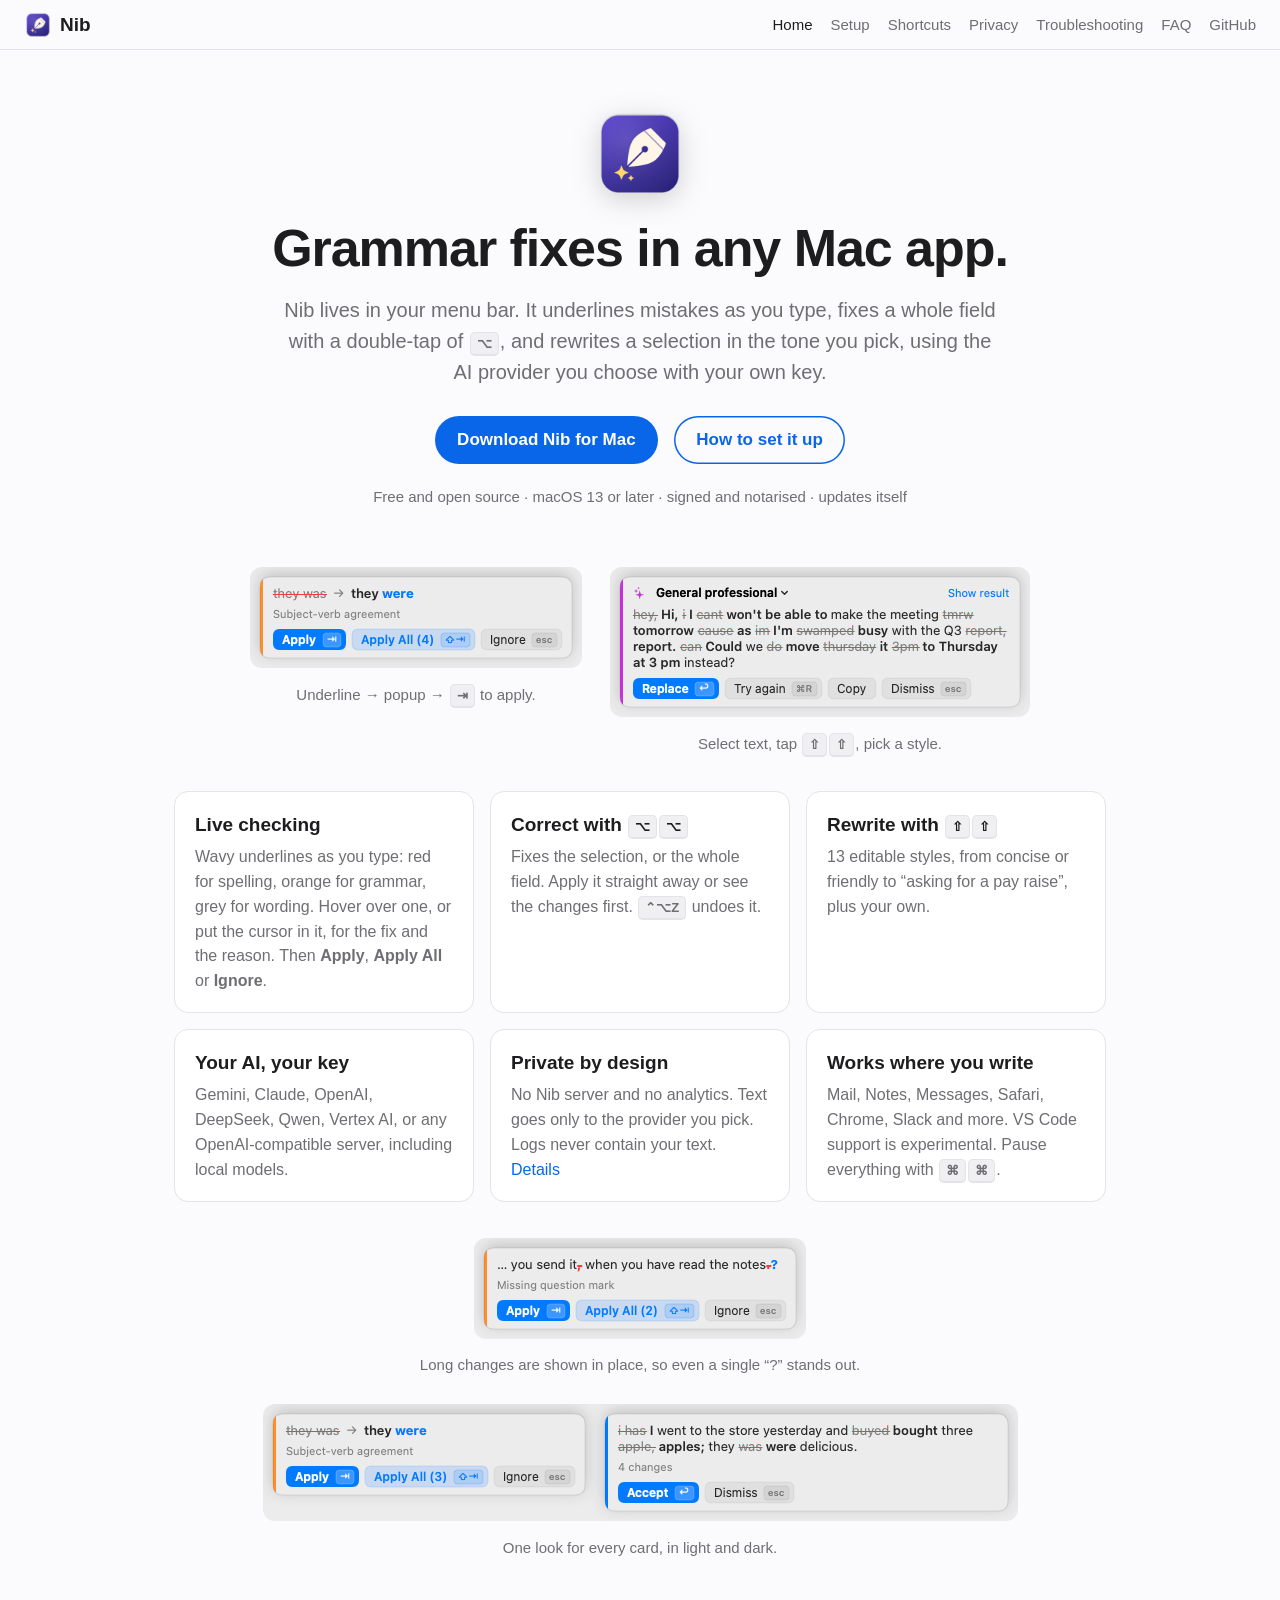
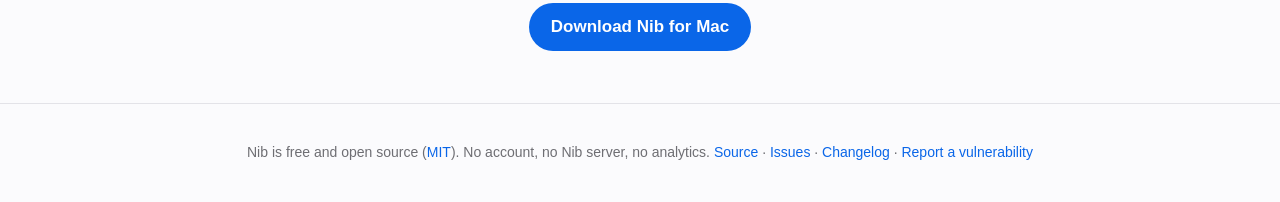
<file: docs/index.html>
<!doctype html>
<html lang="en">
<head>
<meta charset="utf-8">
<meta name="viewport" content="width=device-width, initial-scale=1">
<title>Nib — grammar fixes in any Mac app</title>
<meta name="description" content="Nib: free, open-source grammar fixes, live underlines and rewrites in any Mac app, with the AI provider you choose.">
<meta name="color-scheme" content="light dark">
<link rel="stylesheet" href="style.css">
<link rel="icon" href="images/icon.png">
</head>
<body>
<header class="top">
  <a class="brand" href="index.html"><img src="images/icon.png" alt="" width="28" height="28"> Nib</a>
  <nav><a href="index.html" aria-current="page">Home</a><a href="setup.html">Setup</a><a href="shortcuts.html">Shortcuts</a><a href="privacy.html">Privacy</a><a href="troubleshooting.html">Troubleshooting</a><a href="faq.html">FAQ</a><a href="https://github.com/wangrui-uk/nib">GitHub</a></nav>
</header>
<main>

<section class="hero">
  <img class="appicon" src="images/icon.png" alt="" width="96" height="96">
  <h1>Grammar fixes in any Mac app.</h1>
  <p class="lead">Nib lives in your menu bar. It underlines mistakes as you type, fixes a whole field with a double-tap of <kbd>⌥</kbd>, and rewrites a selection in the tone you pick, using the AI provider you choose with your own key.</p>
  <p><a class="button" href="https://github.com/wangrui-uk/nib/releases/latest">Download Nib for Mac</a> <a class="button secondary" href="setup.html">How to set it up</a></p>
  <p class="small">Free and open source · macOS 13 or later · signed and notarised · updates itself</p>
</section>

<section class="demo">
  <figure><picture><source srcset="images/live-popup-dark.png" media="(prefers-color-scheme: dark)"><img src="images/live-popup-light.png" alt="A live popup: “they was → they were”, Subject-verb agreement, with Apply, Apply All and Ignore buttons"></picture>
  <figcaption>Underline → popup → <kbd>⇥</kbd> to apply.</figcaption></figure>
  <figure><picture><source srcset="images/rewrite-dark.png" media="(prefers-color-scheme: dark)"><img src="images/rewrite-light.png" alt="The rewrite card: a paragraph rewritten as “General professional”, shown as a diff"></picture>
  <figcaption>Select text, tap <kbd>⇧</kbd><kbd>⇧</kbd>, pick a style.</figcaption></figure>
</section>

<section class="features">
  <div><h3>Live checking</h3><p>Wavy underlines as you type: red for spelling, orange for grammar, grey for wording. Hover over one, or put the cursor in it, for the fix and the reason. Then <b>Apply</b>, <b>Apply All</b> or <b>Ignore</b>.</p></div>
  <div><h3>Correct with <kbd>⌥</kbd><kbd>⌥</kbd></h3><p>Fixes the selection, or the whole field. Apply it straight away or see the changes first. <kbd>⌃⌥Z</kbd> undoes it.</p></div>
  <div><h3>Rewrite with <kbd>⇧</kbd><kbd>⇧</kbd></h3><p>13 editable styles, from concise or friendly to “asking for a pay raise”, plus your own.</p></div>
  <div><h3>Your AI, your key</h3><p>Gemini, Claude, OpenAI, DeepSeek, Qwen, Vertex AI, or any OpenAI-compatible server, including local models.</p></div>
  <div><h3>Private by design</h3><p>No Nib server and no analytics. Text goes only to the provider you pick. Logs never contain your text. <a href="privacy.html">Details</a></p></div>
  <div><h3>Works where you write</h3><p>Mail, Notes, Messages, Safari, Chrome, Slack and more. VS Code support is experimental. Pause everything with <kbd>⌘</kbd><kbd>⌘</kbd>.</p></div>
</section>

<section class="demo">
  <figure><picture><source srcset="images/live-popup-long-dark.png" media="(prefers-color-scheme: dark)"><img src="images/live-popup-long-light.png" alt="A long change shown in place: a comma and full stop struck out, a question mark added"></picture>
  <figcaption>Long changes are shown in place, so even a single “?” stands out.</figcaption></figure>
  <figure><picture><source srcset="images/family-dark.png" media="(prefers-color-scheme: dark)"><img src="images/family-light.png" alt="The live popup next to the suggestion card that shows all changes before applying"></picture>
  <figcaption>One look for every card, in light and dark.</figcaption></figure>
</section>

<section class="center"><a class="button" href="https://github.com/wangrui-uk/nib/releases/latest">Download Nib for Mac</a></section>

</main>
<footer>
  <p>Nib is free and open source (<a href="https://github.com/wangrui-uk/nib/blob/main/LICENSE">MIT</a>). No account, no Nib server, no analytics.
  <a href="https://github.com/wangrui-uk/nib">Source</a> · <a href="https://github.com/wangrui-uk/nib/issues">Issues</a> · <a href="https://github.com/wangrui-uk/nib/blob/main/CHANGELOG.md">Changelog</a> · <a href="https://github.com/wangrui-uk/nib/security/advisories/new">Report a vulnerability</a></p>
</footer>
</body>
</html>
</file>
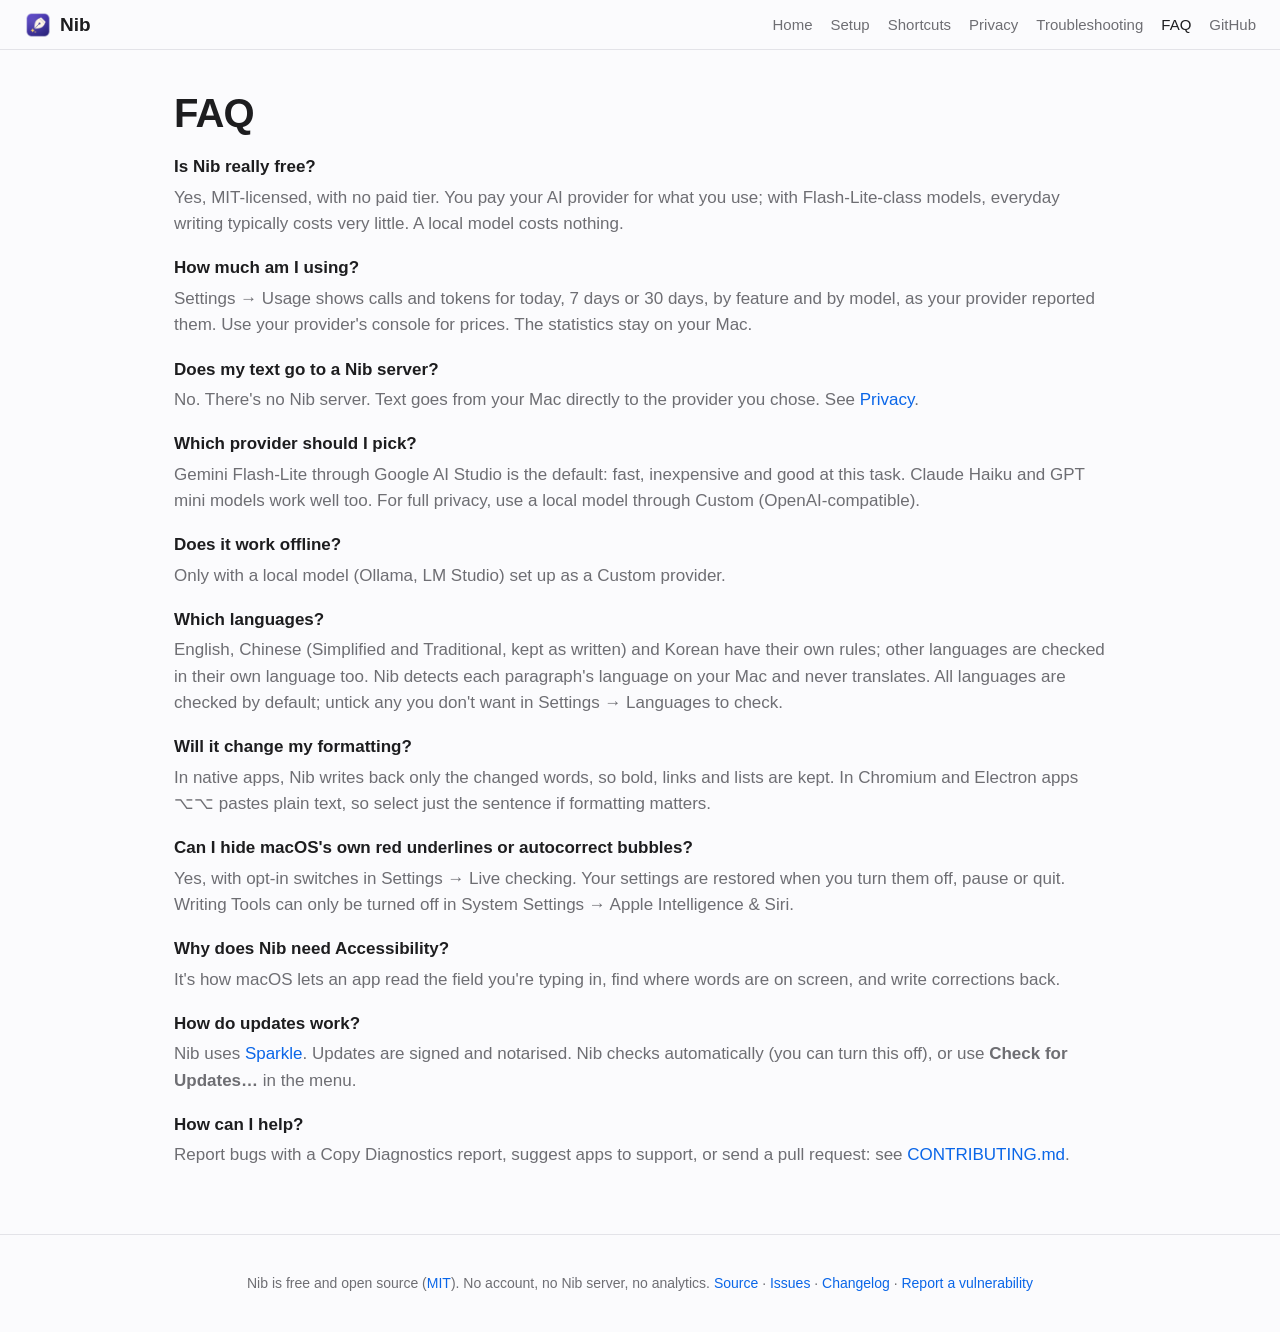
<file: docs/faq.html>
<!doctype html>
<html lang="en">
<head>
<meta charset="utf-8">
<meta name="viewport" content="width=device-width, initial-scale=1">
<title>FAQ · Nib</title>
<meta name="description" content="Questions about Nib: cost, privacy, providers, formatting, updates.">
<meta name="color-scheme" content="light dark">
<link rel="stylesheet" href="style.css">
<link rel="icon" href="images/icon.png">
</head>
<body>
<header class="top">
  <a class="brand" href="index.html"><img src="images/icon.png" alt="" width="28" height="28"> Nib</a>
  <nav><a href="index.html">Home</a><a href="setup.html">Setup</a><a href="shortcuts.html">Shortcuts</a><a href="privacy.html">Privacy</a><a href="troubleshooting.html">Troubleshooting</a><a href="faq.html" aria-current="page">FAQ</a><a href="https://github.com/wangrui-uk/nib">GitHub</a></nav>
</header>
<main>

<h1>FAQ</h1>
<dl class="faq">
<dt>Is Nib really free?</dt><dd>Yes, MIT-licensed, with no paid tier. You pay your AI provider for what you use; with Flash-Lite-class models, everyday writing typically costs very little. A local model costs nothing.</dd>
<dt>How much am I using?</dt><dd>Settings → Usage shows calls and tokens for today, 7 days or 30 days, by feature and by model, as your provider reported them. Use your provider's console for prices. The statistics stay on your Mac.</dd>
<dt>Does my text go to a Nib server?</dt><dd>No. There's no Nib server. Text goes from your Mac directly to the provider you chose. See <a href="privacy.html">Privacy</a>.</dd>
<dt>Which provider should I pick?</dt><dd>Gemini Flash-Lite through Google AI Studio is the default: fast, inexpensive and good at this task. Claude Haiku and GPT mini models work well too. For full privacy, use a local model through Custom (OpenAI-compatible).</dd>
<dt>Does it work offline?</dt><dd>Only with a local model (Ollama, LM Studio) set up as a Custom provider.</dd>
<dt>Which languages?</dt><dd>English, Chinese (Simplified and Traditional, kept as written) and Korean have their own rules; other languages are checked in their own language too. Nib detects each paragraph's language on your Mac and never translates. All languages are checked by default; untick any you don't want in Settings → Languages to check.</dd>
<dt>Will it change my formatting?</dt><dd>In native apps, Nib writes back only the changed words, so bold, links and lists are kept. In Chromium and Electron apps ⌥⌥ pastes plain text, so select just the sentence if formatting matters.</dd>
<dt>Can I hide macOS's own red underlines or autocorrect bubbles?</dt><dd>Yes, with opt-in switches in Settings → Live checking. Your settings are restored when you turn them off, pause or quit. Writing Tools can only be turned off in System Settings → Apple Intelligence &amp; Siri.</dd>
<dt>Why does Nib need Accessibility?</dt><dd>It's how macOS lets an app read the field you're typing in, find where words are on screen, and write corrections back.</dd>
<dt>How do updates work?</dt><dd>Nib uses <a href="https://sparkle-project.org/">Sparkle</a>. Updates are signed and notarised. Nib checks automatically (you can turn this off), or use <b>Check for Updates…</b> in the menu.</dd>
<dt>How can I help?</dt><dd>Report bugs with a Copy Diagnostics report, suggest apps to support, or send a pull request: see <a href="https://github.com/wangrui-uk/nib/blob/main/CONTRIBUTING.md">CONTRIBUTING.md</a>.</dd>
</dl>

</main>
<footer>
  <p>Nib is free and open source (<a href="https://github.com/wangrui-uk/nib/blob/main/LICENSE">MIT</a>). No account, no Nib server, no analytics.
  <a href="https://github.com/wangrui-uk/nib">Source</a> · <a href="https://github.com/wangrui-uk/nib/issues">Issues</a> · <a href="https://github.com/wangrui-uk/nib/blob/main/CHANGELOG.md">Changelog</a> · <a href="https://github.com/wangrui-uk/nib/security/advisories/new">Report a vulnerability</a></p>
</footer>
</body>
</html>
</file>
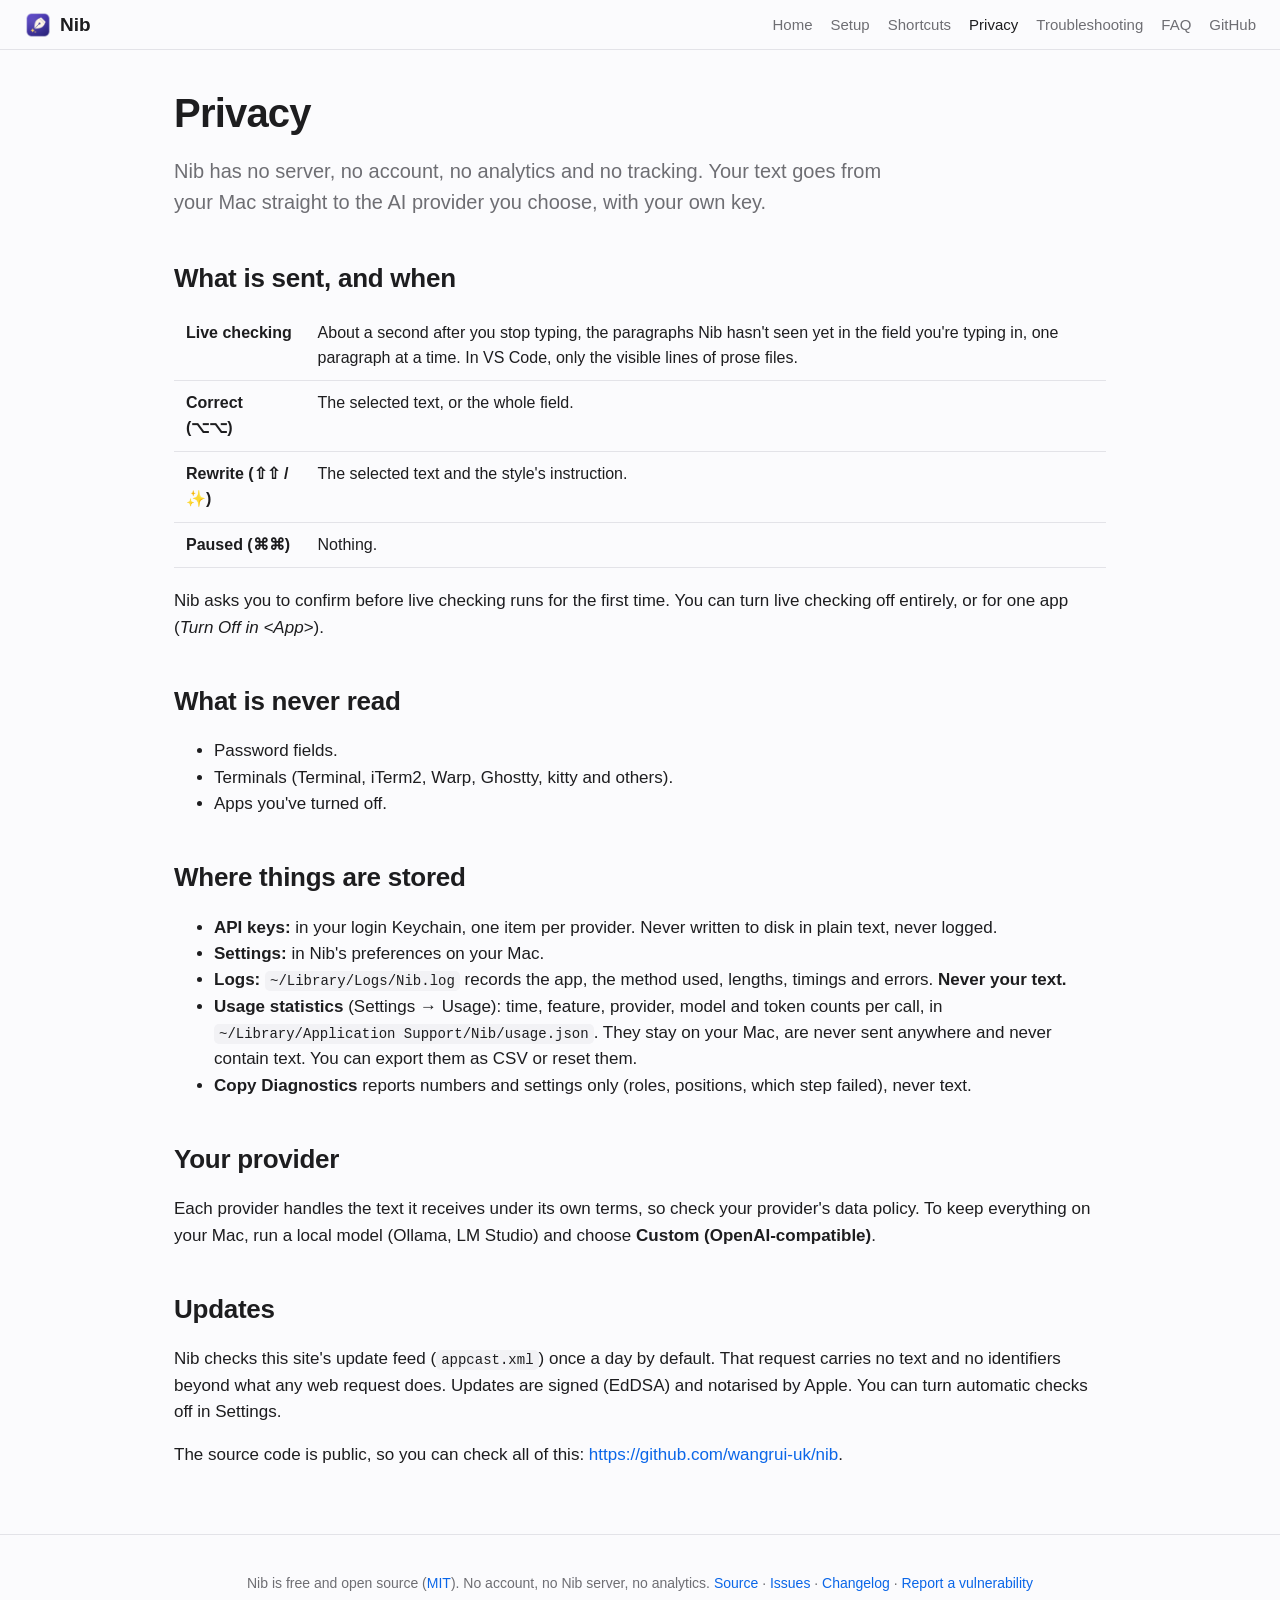
<file: docs/privacy.html>
<!doctype html>
<html lang="en">
<head>
<meta charset="utf-8">
<meta name="viewport" content="width=device-width, initial-scale=1">
<title>Privacy · Nib</title>
<meta name="description" content="What Nib sends, when, and where: only to the provider you choose, with your own key.">
<meta name="color-scheme" content="light dark">
<link rel="stylesheet" href="style.css">
<link rel="icon" href="images/icon.png">
</head>
<body>
<header class="top">
  <a class="brand" href="index.html"><img src="images/icon.png" alt="" width="28" height="28"> Nib</a>
  <nav><a href="index.html">Home</a><a href="setup.html">Setup</a><a href="shortcuts.html">Shortcuts</a><a href="privacy.html" aria-current="page">Privacy</a><a href="troubleshooting.html">Troubleshooting</a><a href="faq.html">FAQ</a><a href="https://github.com/wangrui-uk/nib">GitHub</a></nav>
</header>
<main>

<h1>Privacy</h1>
<p class="lead">Nib has no server, no account, no analytics and no tracking. Your text goes from your Mac straight to the AI provider you choose, with your own key.</p>

<h2>What is sent, and when</h2>
<table><tbody>
<tr><td><b>Live checking</b></td><td>About a second after you stop typing, the paragraphs Nib hasn't seen yet in the field you're typing in, one paragraph at a time. In VS Code, only the visible lines of prose files.</td></tr>
<tr><td><b>Correct (⌥⌥)</b></td><td>The selected text, or the whole field.</td></tr>
<tr><td><b>Rewrite (⇧⇧ / ✨)</b></td><td>The selected text and the style's instruction.</td></tr>
<tr><td><b>Paused (⌘⌘)</b></td><td>Nothing.</td></tr>
</tbody></table>
<p>Nib asks you to confirm before live checking runs for the first time. You can turn live checking off entirely, or for one app (<i>Turn Off in &lt;App&gt;</i>).</p>

<h2>What is never read</h2>
<ul><li>Password fields.</li><li>Terminals (Terminal, iTerm2, Warp, Ghostty, kitty and others).</li><li>Apps you've turned off.</li></ul>

<h2>Where things are stored</h2>
<ul>
<li><b>API keys:</b> in your login Keychain, one item per provider. Never written to disk in plain text, never logged.</li>
<li><b>Settings:</b> in Nib's preferences on your Mac.</li>
<li><b>Logs:</b> <code>~/Library/Logs/Nib.log</code> records the app, the method used, lengths, timings and errors. <b>Never your text.</b></li>
<li><b>Usage statistics</b> (Settings → Usage): time, feature, provider, model and token counts per call, in <code>~/Library/Application Support/Nib/usage.json</code>. They stay on your Mac, are never sent anywhere and never contain text. You can export them as CSV or reset them.</li>
<li><b>Copy Diagnostics</b> reports numbers and settings only (roles, positions, which step failed), never text.</li>
</ul>

<h2>Your provider</h2>
<p>Each provider handles the text it receives under its own terms, so check your provider's data policy. To keep everything on your Mac, run a local model (Ollama, LM Studio) and choose <b>Custom (OpenAI-compatible)</b>.</p>

<h2>Updates</h2>
<p>Nib checks this site's update feed (<code>appcast.xml</code>) once a day by default. That request carries no text and no identifiers beyond what any web request does. Updates are signed (EdDSA) and notarised by Apple. You can turn automatic checks off in Settings.</p>

<p>The source code is public, so you can check all of this: <a href="https://github.com/wangrui-uk/nib">https://github.com/wangrui-uk/nib</a>.</p>

</main>
<footer>
  <p>Nib is free and open source (<a href="https://github.com/wangrui-uk/nib/blob/main/LICENSE">MIT</a>). No account, no Nib server, no analytics.
  <a href="https://github.com/wangrui-uk/nib">Source</a> · <a href="https://github.com/wangrui-uk/nib/issues">Issues</a> · <a href="https://github.com/wangrui-uk/nib/blob/main/CHANGELOG.md">Changelog</a> · <a href="https://github.com/wangrui-uk/nib/security/advisories/new">Report a vulnerability</a></p>
</footer>
</body>
</html>
</file>
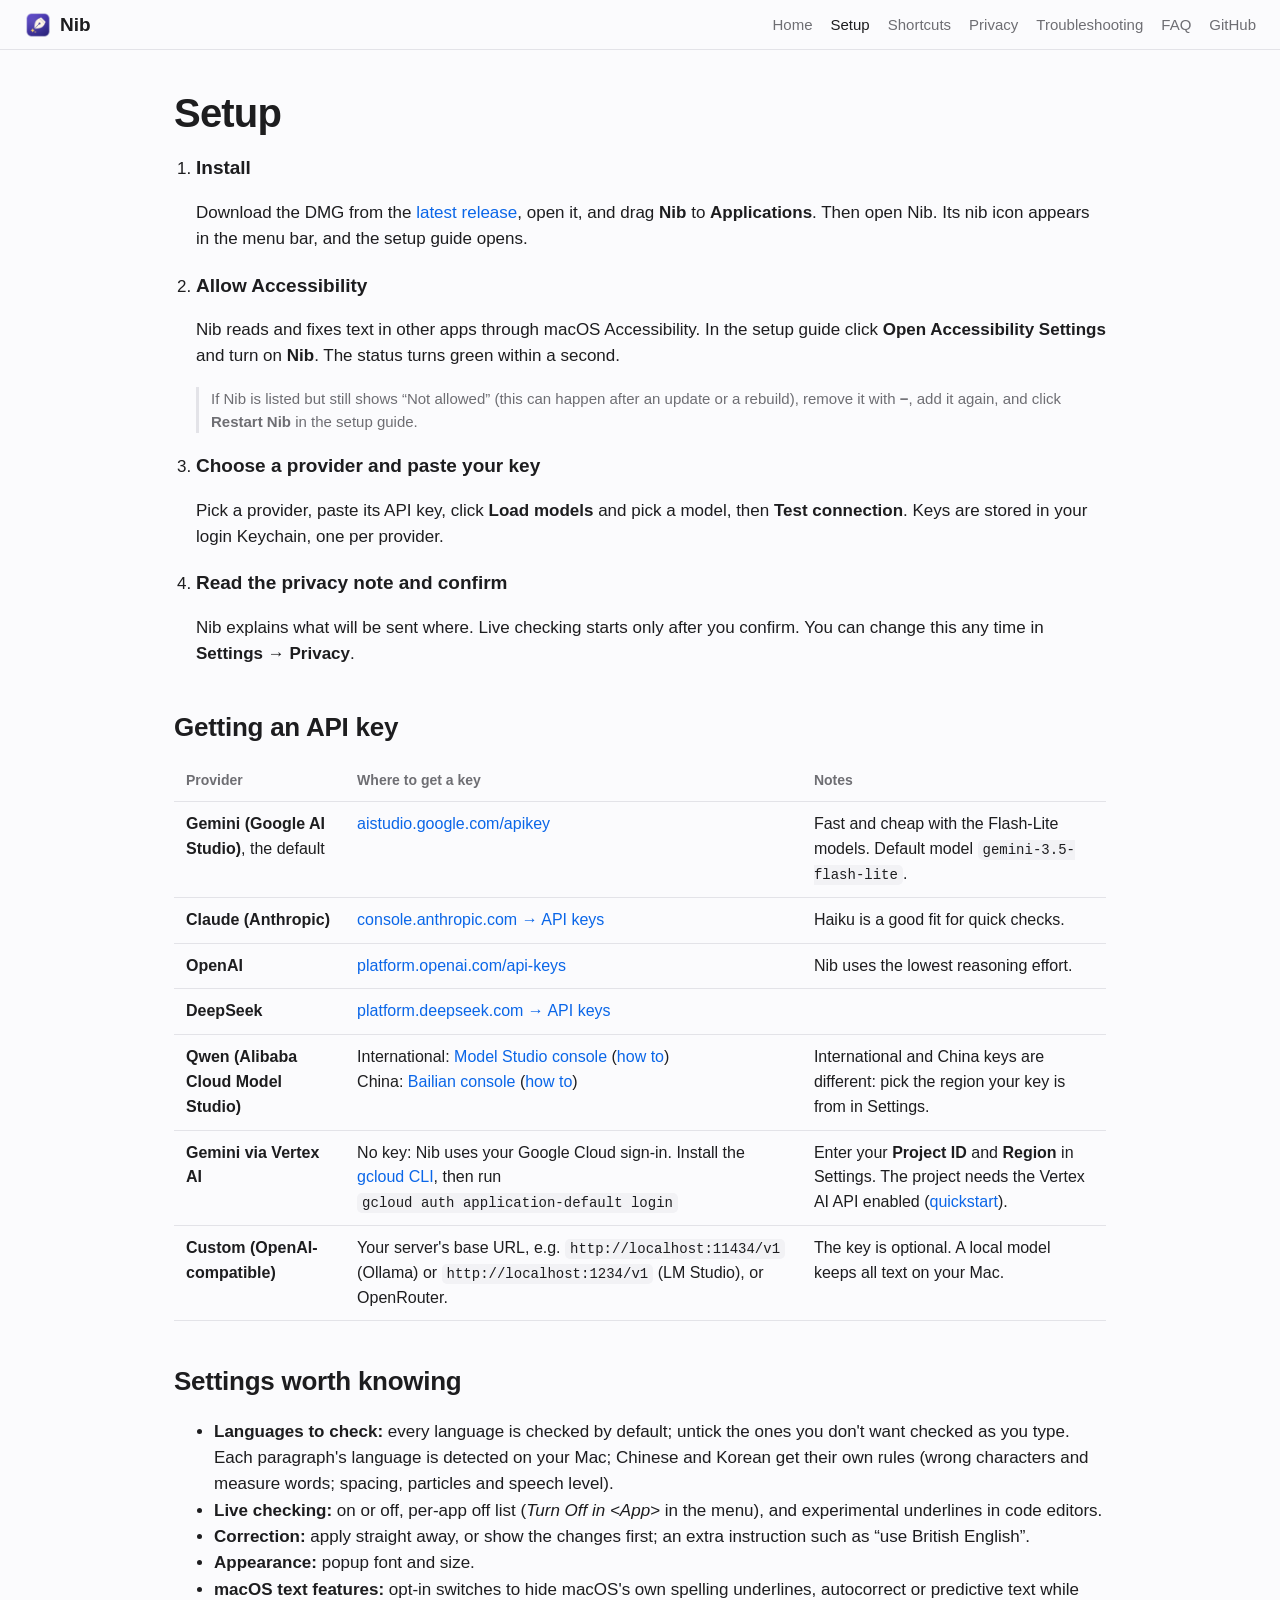
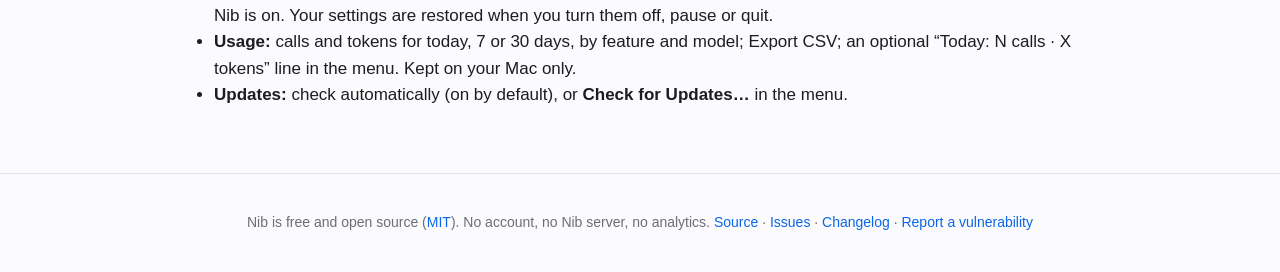
<file: docs/setup.html>
<!doctype html>
<html lang="en">
<head>
<meta charset="utf-8">
<meta name="viewport" content="width=device-width, initial-scale=1">
<title>Setup · Nib</title>
<meta name="description" content="Install Nib, allow Accessibility, and get an API key for Gemini, Claude, OpenAI, DeepSeek, Qwen, Vertex AI or a local model.">
<meta name="color-scheme" content="light dark">
<link rel="stylesheet" href="style.css">
<link rel="icon" href="images/icon.png">
</head>
<body>
<header class="top">
  <a class="brand" href="index.html"><img src="images/icon.png" alt="" width="28" height="28"> Nib</a>
  <nav><a href="index.html">Home</a><a href="setup.html" aria-current="page">Setup</a><a href="shortcuts.html">Shortcuts</a><a href="privacy.html">Privacy</a><a href="troubleshooting.html">Troubleshooting</a><a href="faq.html">FAQ</a><a href="https://github.com/wangrui-uk/nib">GitHub</a></nav>
</header>
<main>

<h1>Setup</h1>
<ol class="steps">
<li><h3>Install</h3><p>Download the DMG from the <a href="https://github.com/wangrui-uk/nib/releases/latest">latest release</a>, open it, and drag <b>Nib</b> to <b>Applications</b>. Then open Nib. Its nib icon appears in the menu bar, and the setup guide opens.</p></li>
<li><h3>Allow Accessibility</h3><p>Nib reads and fixes text in other apps through macOS Accessibility. In the setup guide click <b>Open Accessibility Settings</b> and turn on <b>Nib</b>. The status turns green within a second.</p>
<p class="note">If Nib is listed but still shows “Not allowed” (this can happen after an update or a rebuild), remove it with <b>−</b>, add it again, and click <b>Restart Nib</b> in the setup guide.</p></li>
<li><h3>Choose a provider and paste your key</h3><p>Pick a provider, paste its API key, click <b>Load models</b> and pick a model, then <b>Test connection</b>. Keys are stored in your login Keychain, one per provider.</p></li>
<li><h3>Read the privacy note and confirm</h3><p>Nib explains what will be sent where. Live checking starts only after you confirm. You can change this any time in <b>Settings → Privacy</b>.</p></li>
</ol>

<h2 id="providers">Getting an API key</h2>
<table>
<thead><tr><th>Provider</th><th>Where to get a key</th><th>Notes</th></tr></thead>
<tbody>
<tr><td><b>Gemini (Google AI Studio)</b>, the default</td><td><a href="https://aistudio.google.com/apikey">aistudio.google.com/apikey</a></td><td>Fast and cheap with the Flash-Lite models. Default model <code>gemini-3.5-flash-lite</code>.</td></tr>
<tr><td><b>Claude (Anthropic)</b></td><td><a href="https://console.anthropic.com/settings/keys">console.anthropic.com → API keys</a></td><td>Haiku is a good fit for quick checks.</td></tr>
<tr><td><b>OpenAI</b></td><td><a href="https://platform.openai.com/api-keys">platform.openai.com/api-keys</a></td><td>Nib uses the lowest reasoning effort.</td></tr>
<tr><td><b>DeepSeek</b></td><td><a href="https://platform.deepseek.com/api_keys">platform.deepseek.com → API keys</a></td><td></td></tr>
<tr><td><b>Qwen (Alibaba Cloud Model Studio)</b></td><td>International: <a href="https://modelstudio.console.alibabacloud.com/">Model Studio console</a> (<a href="https://www.alibabacloud.com/help/en/model-studio/get-api-key">how to</a>)<br>China: <a href="https://bailian.console.aliyun.com/">Bailian console</a> (<a href="https://help.aliyun.com/zh/model-studio/get-api-key">how to</a>)</td><td>International and China keys are different: pick the region your key is from in Settings.</td></tr>
<tr><td><b>Gemini via Vertex AI</b></td><td>No key: Nib uses your Google Cloud sign-in. Install the <a href="https://cloud.google.com/sdk/docs/install">gcloud CLI</a>, then run<br><code>gcloud auth application-default login</code></td><td>Enter your <b>Project ID</b> and <b>Region</b> in Settings. The project needs the Vertex AI API enabled (<a href="https://cloud.google.com/vertex-ai/generative-ai/docs/start/quickstarts/quickstart">quickstart</a>).</td></tr>
<tr><td><b>Custom (OpenAI-compatible)</b></td><td>Your server's base URL, e.g. <code>http://localhost:11434/v1</code> (Ollama) or <code>http://localhost:1234/v1</code> (LM Studio), or OpenRouter.</td><td>The key is optional. A local model keeps all text on your Mac.</td></tr>
</tbody>
</table>

<h2>Settings worth knowing</h2>
<ul>
<li><b>Languages to check:</b> every language is checked by default; untick the ones you don't want checked as you type. Each paragraph's language is detected on your Mac; Chinese and Korean get their own rules (wrong characters and measure words; spacing, particles and speech level).</li>
<li><b>Live checking:</b> on or off, per-app off list (<i>Turn Off in &lt;App&gt;</i> in the menu), and experimental underlines in code editors.</li>
<li><b>Correction:</b> apply straight away, or show the changes first; an extra instruction such as “use British English”.</li>
<li><b>Appearance:</b> popup font and size.</li>
<li><b>macOS text features:</b> opt-in switches to hide macOS's own spelling underlines, autocorrect or predictive text while Nib is on. Your settings are restored when you turn them off, pause or quit.</li>
<li><b>Usage:</b> calls and tokens for today, 7 or 30 days, by feature and model; Export CSV; an optional “Today: N calls · X tokens” line in the menu. Kept on your Mac only.</li>
<li><b>Updates:</b> check automatically (on by default), or <b>Check for Updates…</b> in the menu.</li>
</ul>

</main>
<footer>
  <p>Nib is free and open source (<a href="https://github.com/wangrui-uk/nib/blob/main/LICENSE">MIT</a>). No account, no Nib server, no analytics.
  <a href="https://github.com/wangrui-uk/nib">Source</a> · <a href="https://github.com/wangrui-uk/nib/issues">Issues</a> · <a href="https://github.com/wangrui-uk/nib/blob/main/CHANGELOG.md">Changelog</a> · <a href="https://github.com/wangrui-uk/nib/security/advisories/new">Report a vulnerability</a></p>
</footer>
</body>
</html>
</file>
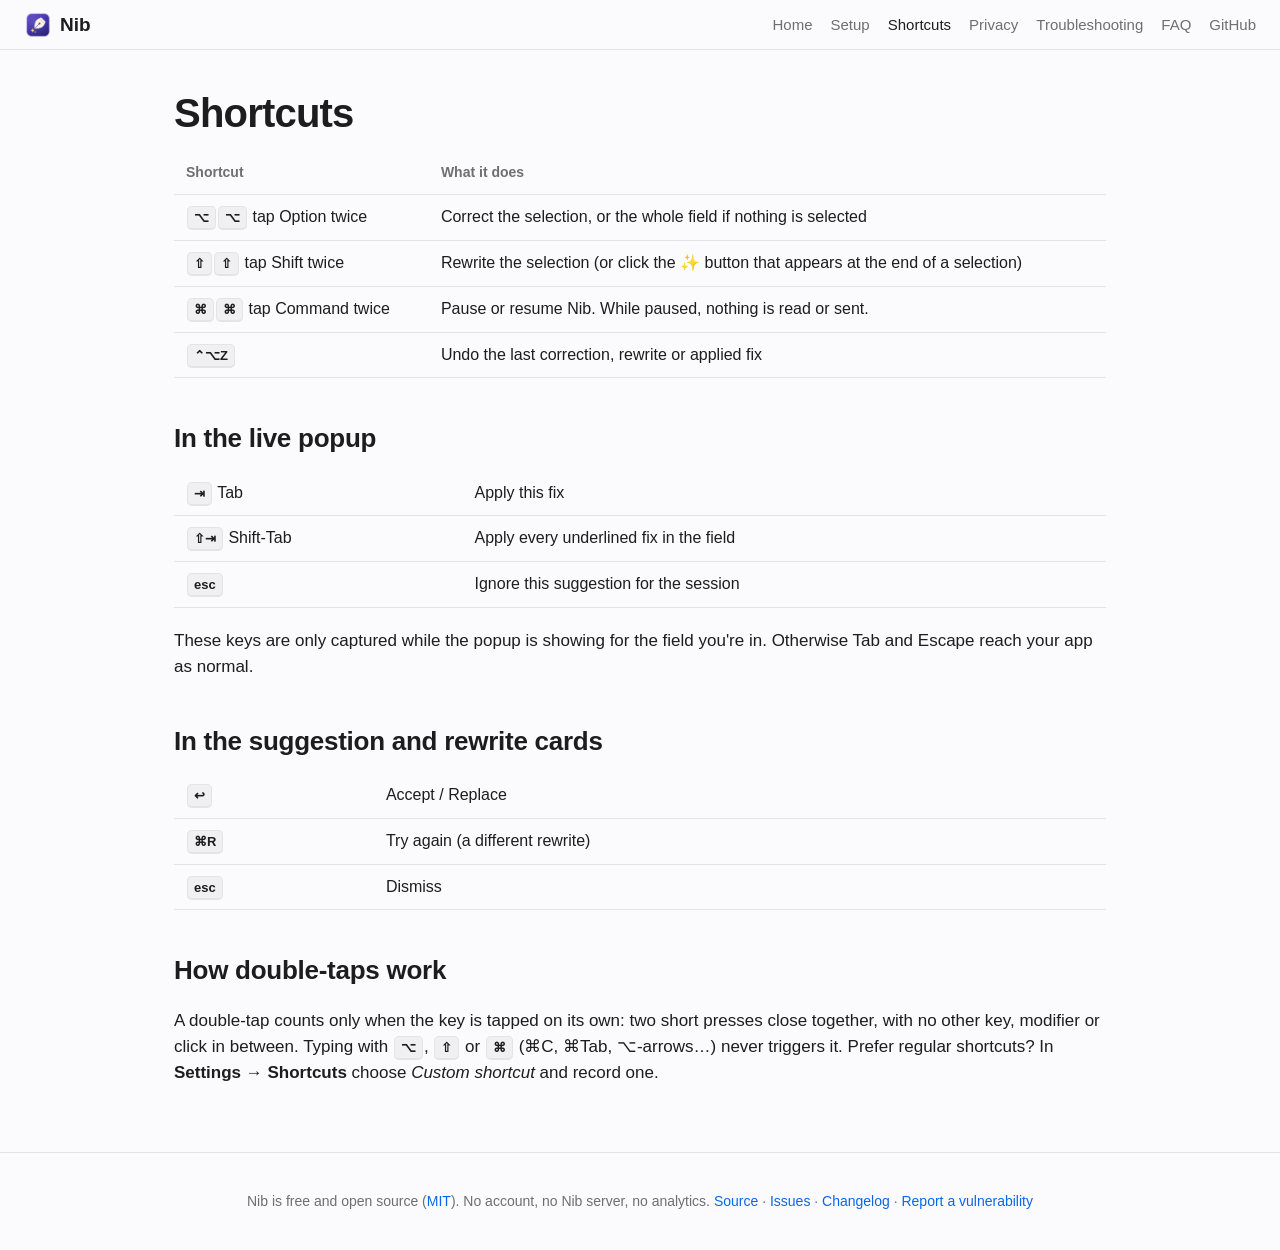
<file: docs/shortcuts.html>
<!doctype html>
<html lang="en">
<head>
<meta charset="utf-8">
<meta name="viewport" content="width=device-width, initial-scale=1">
<title>Shortcuts · Nib</title>
<meta name="description" content="Nib's shortcuts: ⌥⌥ correct, ⇧⇧ rewrite, ⌘⌘ pause, ⌃⌥Z undo.">
<meta name="color-scheme" content="light dark">
<link rel="stylesheet" href="style.css">
<link rel="icon" href="images/icon.png">
</head>
<body>
<header class="top">
  <a class="brand" href="index.html"><img src="images/icon.png" alt="" width="28" height="28"> Nib</a>
  <nav><a href="index.html">Home</a><a href="setup.html">Setup</a><a href="shortcuts.html" aria-current="page">Shortcuts</a><a href="privacy.html">Privacy</a><a href="troubleshooting.html">Troubleshooting</a><a href="faq.html">FAQ</a><a href="https://github.com/wangrui-uk/nib">GitHub</a></nav>
</header>
<main>

<h1>Shortcuts</h1>
<table>
<thead><tr><th>Shortcut</th><th>What it does</th></tr></thead>
<tbody>
<tr><td><kbd>⌥</kbd><kbd>⌥</kbd> tap Option twice</td><td>Correct the selection, or the whole field if nothing is selected</td></tr>
<tr><td><kbd>⇧</kbd><kbd>⇧</kbd> tap Shift twice</td><td>Rewrite the selection (or click the ✨ button that appears at the end of a selection)</td></tr>
<tr><td><kbd>⌘</kbd><kbd>⌘</kbd> tap Command twice</td><td>Pause or resume Nib. While paused, nothing is read or sent.</td></tr>
<tr><td><kbd>⌃⌥Z</kbd></td><td>Undo the last correction, rewrite or applied fix</td></tr>
</tbody>
</table>

<h2>In the live popup</h2>
<table><tbody>
<tr><td><kbd>⇥</kbd> Tab</td><td>Apply this fix</td></tr>
<tr><td><kbd>⇧⇥</kbd> Shift-Tab</td><td>Apply every underlined fix in the field</td></tr>
<tr><td><kbd>esc</kbd></td><td>Ignore this suggestion for the session</td></tr>
</tbody></table>
<p>These keys are only captured while the popup is showing for the field you're in. Otherwise Tab and Escape reach your app as normal.</p>

<h2>In the suggestion and rewrite cards</h2>
<table><tbody>
<tr><td><kbd>↩</kbd></td><td>Accept / Replace</td></tr>
<tr><td><kbd>⌘R</kbd></td><td>Try again (a different rewrite)</td></tr>
<tr><td><kbd>esc</kbd></td><td>Dismiss</td></tr>
</tbody></table>

<h2>How double-taps work</h2>
<p>A double-tap counts only when the key is tapped on its own: two short presses close together, with no other key, modifier or click in between. Typing with <kbd>⌥</kbd>, <kbd>⇧</kbd> or <kbd>⌘</kbd> (⌘C, ⌘Tab, ⌥-arrows…) never triggers it. Prefer regular shortcuts? In <b>Settings → Shortcuts</b> choose <i>Custom shortcut</i> and record one.</p>

</main>
<footer>
  <p>Nib is free and open source (<a href="https://github.com/wangrui-uk/nib/blob/main/LICENSE">MIT</a>). No account, no Nib server, no analytics.
  <a href="https://github.com/wangrui-uk/nib">Source</a> · <a href="https://github.com/wangrui-uk/nib/issues">Issues</a> · <a href="https://github.com/wangrui-uk/nib/blob/main/CHANGELOG.md">Changelog</a> · <a href="https://github.com/wangrui-uk/nib/security/advisories/new">Report a vulnerability</a></p>
</footer>
</body>
</html>
</file>
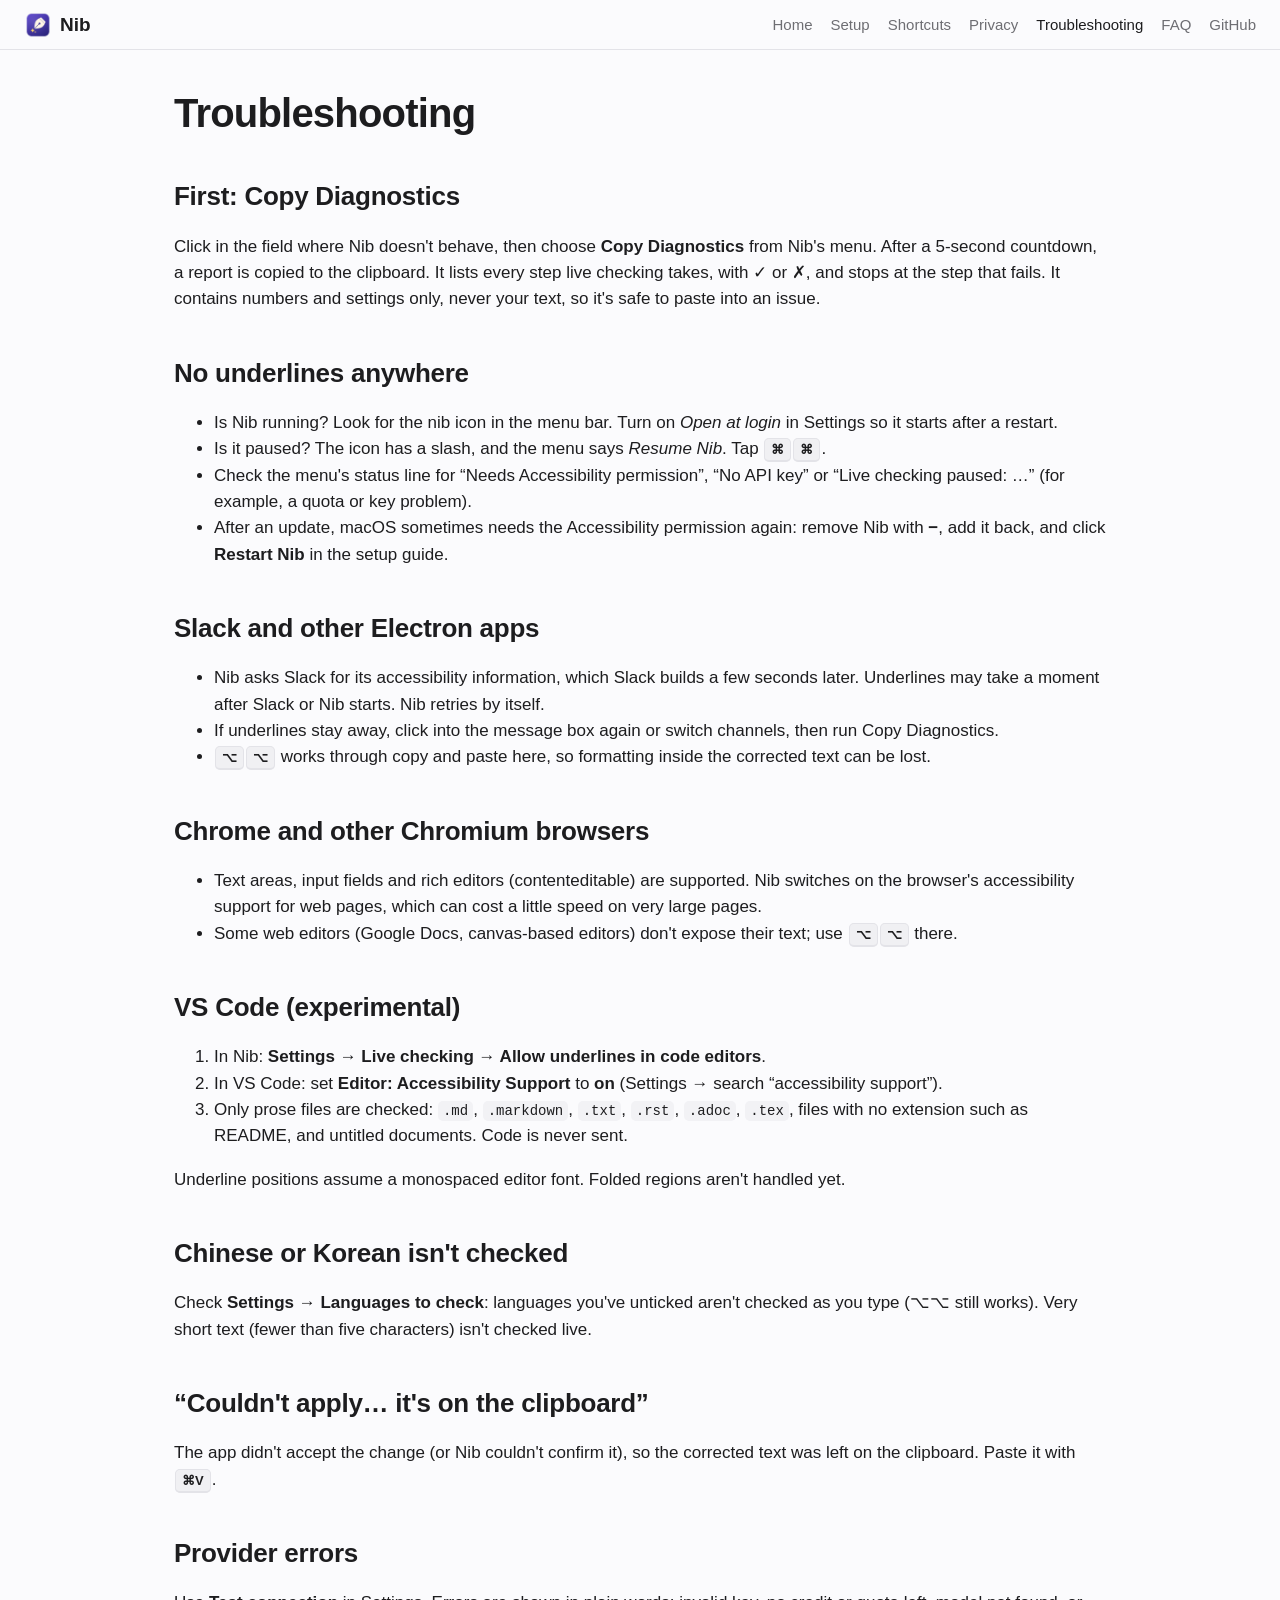
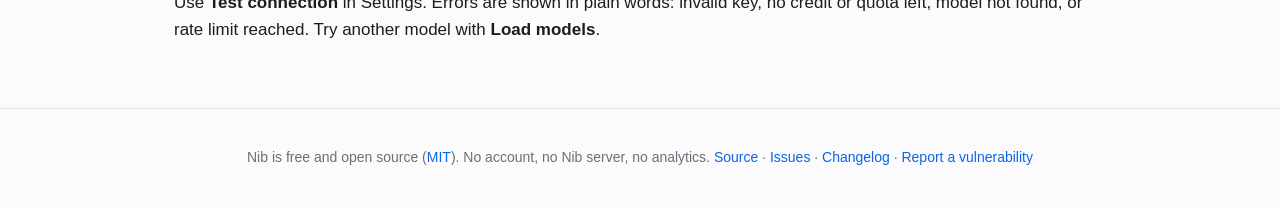
<file: docs/troubleshooting.html>
<!doctype html>
<html lang="en">
<head>
<meta charset="utf-8">
<meta name="viewport" content="width=device-width, initial-scale=1">
<title>Troubleshooting · Nib</title>
<meta name="description" content="Fixing Nib in Slack, Chrome and VS Code, and using Copy Diagnostics.">
<meta name="color-scheme" content="light dark">
<link rel="stylesheet" href="style.css">
<link rel="icon" href="images/icon.png">
</head>
<body>
<header class="top">
  <a class="brand" href="index.html"><img src="images/icon.png" alt="" width="28" height="28"> Nib</a>
  <nav><a href="index.html">Home</a><a href="setup.html">Setup</a><a href="shortcuts.html">Shortcuts</a><a href="privacy.html">Privacy</a><a href="troubleshooting.html" aria-current="page">Troubleshooting</a><a href="faq.html">FAQ</a><a href="https://github.com/wangrui-uk/nib">GitHub</a></nav>
</header>
<main>

<h1>Troubleshooting</h1>

<h2>First: Copy Diagnostics</h2>
<p>Click in the field where Nib doesn't behave, then choose <b>Copy Diagnostics</b> from Nib's menu. After a 5-second countdown, a report is copied to the clipboard. It lists every step live checking takes, with ✓ or ✗, and stops at the step that fails. It contains numbers and settings only, never your text, so it's safe to paste into an issue.</p>

<h2>No underlines anywhere</h2>
<ul>
<li>Is Nib running? Look for the nib icon in the menu bar. Turn on <i>Open at login</i> in Settings so it starts after a restart.</li>
<li>Is it paused? The icon has a slash, and the menu says <i>Resume Nib</i>. Tap <kbd>⌘</kbd><kbd>⌘</kbd>.</li>
<li>Check the menu's status line for “Needs Accessibility permission”, “No API key” or “Live checking paused: …” (for example, a quota or key problem).</li>
<li>After an update, macOS sometimes needs the Accessibility permission again: remove Nib with <b>−</b>, add it back, and click <b>Restart Nib</b> in the setup guide.</li>
</ul>

<h2>Slack and other Electron apps</h2>
<ul>
<li>Nib asks Slack for its accessibility information, which Slack builds a few seconds later. Underlines may take a moment after Slack or Nib starts. Nib retries by itself.</li>
<li>If underlines stay away, click into the message box again or switch channels, then run Copy Diagnostics.</li>
<li><kbd>⌥</kbd><kbd>⌥</kbd> works through copy and paste here, so formatting inside the corrected text can be lost.</li>
</ul>

<h2>Chrome and other Chromium browsers</h2>
<ul>
<li>Text areas, input fields and rich editors (contenteditable) are supported. Nib switches on the browser's accessibility support for web pages, which can cost a little speed on very large pages.</li>
<li>Some web editors (Google Docs, canvas-based editors) don't expose their text; use <kbd>⌥</kbd><kbd>⌥</kbd> there.</li>
</ul>

<h2>VS Code (experimental)</h2>
<ol>
<li>In Nib: <b>Settings → Live checking → Allow underlines in code editors</b>.</li>
<li>In VS Code: set <b>Editor: Accessibility Support</b> to <b>on</b> (Settings → search “accessibility support”).</li>
<li>Only prose files are checked: <code>.md</code>, <code>.markdown</code>, <code>.txt</code>, <code>.rst</code>, <code>.adoc</code>, <code>.tex</code>, files with no extension such as README, and untitled documents. Code is never sent.</li>
</ol>
<p>Underline positions assume a monospaced editor font. Folded regions aren't handled yet.</p>

<h2>Chinese or Korean isn't checked</h2>
<p>Check <b>Settings → Languages to check</b>: languages you've unticked aren't checked as you type (⌥⌥ still works). Very short text (fewer than five characters) isn't checked live.</p>

<h2>“Couldn't apply… it's on the clipboard”</h2>
<p>The app didn't accept the change (or Nib couldn't confirm it), so the corrected text was left on the clipboard. Paste it with <kbd>⌘V</kbd>.</p>

<h2>Provider errors</h2>
<p>Use <b>Test connection</b> in Settings. Errors are shown in plain words: invalid key, no credit or quota left, model not found, or rate limit reached. Try another model with <b>Load models</b>.</p>

</main>
<footer>
  <p>Nib is free and open source (<a href="https://github.com/wangrui-uk/nib/blob/main/LICENSE">MIT</a>). No account, no Nib server, no analytics.
  <a href="https://github.com/wangrui-uk/nib">Source</a> · <a href="https://github.com/wangrui-uk/nib/issues">Issues</a> · <a href="https://github.com/wangrui-uk/nib/blob/main/CHANGELOG.md">Changelog</a> · <a href="https://github.com/wangrui-uk/nib/security/advisories/new">Report a vulnerability</a></p>
</footer>
</body>
</html>
</file>
<file: docs/style.css>
:root {
  --bg: #fbfbfd; --fg: #1d1d1f; --muted: #6e6e73; --card: #ffffff; --line: #e3e3e8;
  --accent: #0a66e8; --accent-fg: #ffffff; --kbd: #f0f0f3; --code: #f2f2f5;
  color-scheme: light dark;
}
@media (prefers-color-scheme: dark) {
  :root { --bg: #161618; --fg: #f2f2f4; --muted: #a1a1a8; --card: #1f1f22; --line: #333338;
          --accent: #3d8bfd; --accent-fg: #ffffff; --kbd: #2a2a2e; --code: #26262a; }
}
* { box-sizing: border-box; }
html { -webkit-text-size-adjust: 100%; }
body { margin: 0; background: var(--bg); color: var(--fg);
  font: 17px/1.55 -apple-system, BlinkMacSystemFont, "SF Pro Text", "Helvetica Neue", Arial, sans-serif; }
a { color: var(--accent); text-decoration: none; }
a:hover { text-decoration: underline; }
header.top { position: sticky; top: 0; z-index: 10; display: flex; align-items: center; justify-content: space-between;
  gap: 16px; padding: 10px 24px; background: color-mix(in srgb, var(--bg) 85%, transparent);
  backdrop-filter: saturate(180%) blur(12px); -webkit-backdrop-filter: saturate(180%) blur(12px); border-bottom: 1px solid var(--line); }
.brand { display: flex; align-items: center; gap: 8px; font-weight: 650; font-size: 19px; color: var(--fg); }
.brand:hover { text-decoration: none; }
nav { display: flex; flex-wrap: wrap; gap: 4px 18px; font-size: 15px; }
nav a { color: var(--muted); }
nav a[aria-current="page"], nav a:hover { color: var(--fg); text-decoration: none; }
main { max-width: 980px; margin: 0 auto; padding: 32px 24px 48px; }
h1 { font-size: 40px; line-height: 1.15; letter-spacing: -0.02em; margin: 8px 0 16px; }
h2 { font-size: 26px; letter-spacing: -0.01em; margin: 40px 0 12px; }
h3 { font-size: 19px; margin: 0 0 6px; }
.lead { font-size: 20px; color: var(--muted); max-width: 720px; }
.small, .note { color: var(--muted); font-size: 15px; }
.note { border-left: 3px solid var(--line); padding-left: 12px; }
.hero { text-align: center; padding: 24px 0 8px; }
.hero h1 { font-size: 52px; }
.hero .lead { margin: 0 auto 24px; }
.appicon { filter: drop-shadow(0 6px 14px rgba(0,0,0,.18)); }
.button { display: inline-block; background: var(--accent); color: var(--accent-fg); padding: 11px 22px;
  border-radius: 980px; font-weight: 600; margin: 4px 6px; }
.button:hover { text-decoration: none; filter: brightness(1.08); }
.button.secondary { background: transparent; color: var(--accent); box-shadow: inset 0 0 0 1.5px var(--accent); }
.center { text-align: center; margin-top: 40px; }
.demo { display: flex; flex-wrap: wrap; justify-content: center; gap: 28px; margin: 36px 0; }
.demo figure { margin: 0; text-align: center; max-width: 100%; }
.demo img { max-width: 100%; height: auto; border-radius: 12px; }
figcaption { color: var(--muted); font-size: 15px; margin-top: 6px; }
.features { display: grid; grid-template-columns: repeat(auto-fit, minmax(260px, 1fr)); gap: 16px; margin: 32px 0; }
.features > div { background: var(--card); border: 1px solid var(--line); border-radius: 14px; padding: 18px 20px; }
.features p { margin: 0; color: var(--muted); font-size: 16px; }
kbd { font: 600 13px/1 -apple-system, BlinkMacSystemFont, sans-serif; background: var(--kbd); border: 1px solid var(--line);
  border-bottom-width: 2px; border-radius: 5px; padding: 3px 6px; margin: 0 1px; white-space: nowrap; }
code { font: 14px ui-monospace, "SF Mono", Menlo, monospace; background: var(--code); padding: 2px 5px; border-radius: 5px; }
table { width: 100%; border-collapse: collapse; margin: 12px 0 20px; font-size: 16px; }
th, td { text-align: left; vertical-align: top; padding: 10px 12px; border-bottom: 1px solid var(--line); }
th { color: var(--muted); font-weight: 600; font-size: 14px; }
.steps { padding-left: 22px; }
.steps li { margin-bottom: 18px; }
.faq dt { font-weight: 650; margin-top: 18px; }
.faq dd { margin: 4px 0 0; color: var(--muted); }
footer { border-top: 1px solid var(--line); color: var(--muted); font-size: 14px; text-align: center; padding: 24px; }
@media (max-width: 640px) {
  .hero h1 { font-size: 36px; } h1 { font-size: 32px; }
  header.top { flex-direction: column; align-items: flex-start; }
  th, td { padding: 8px 6px; }
}
</file>
